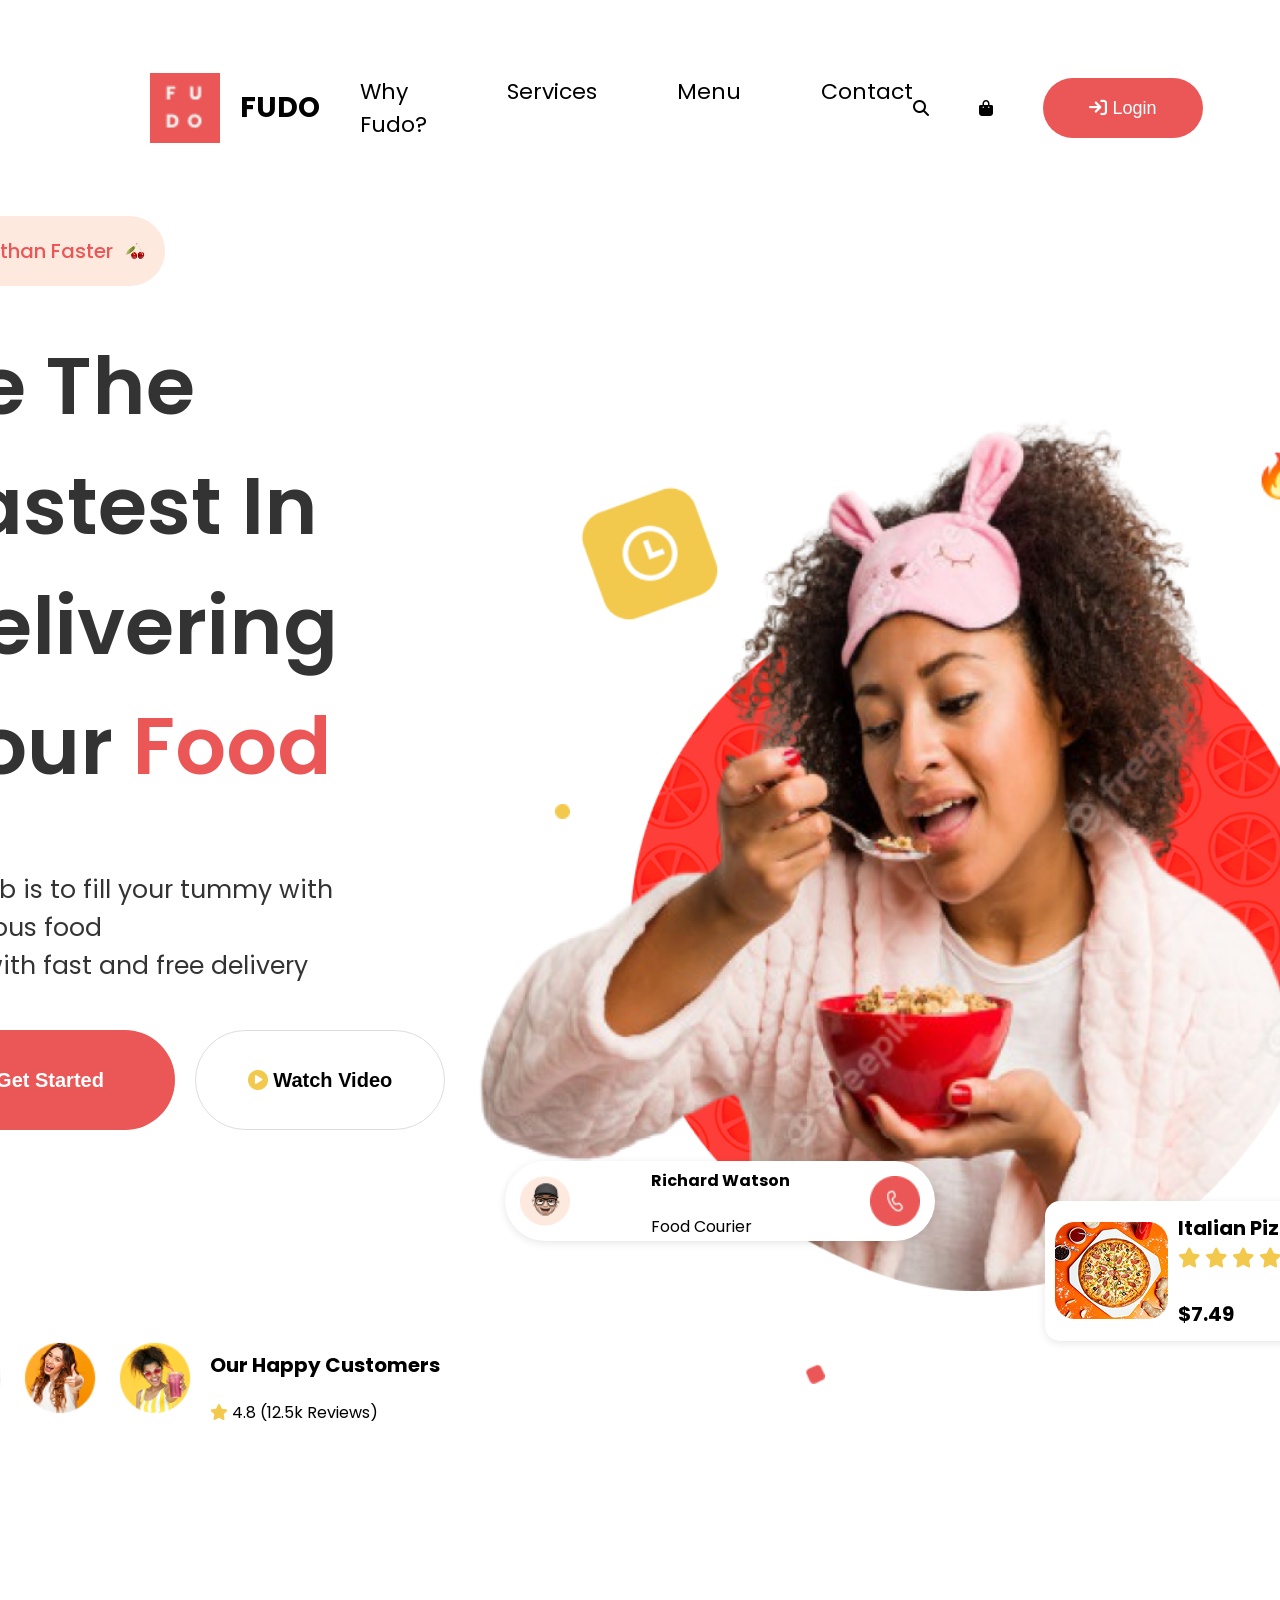
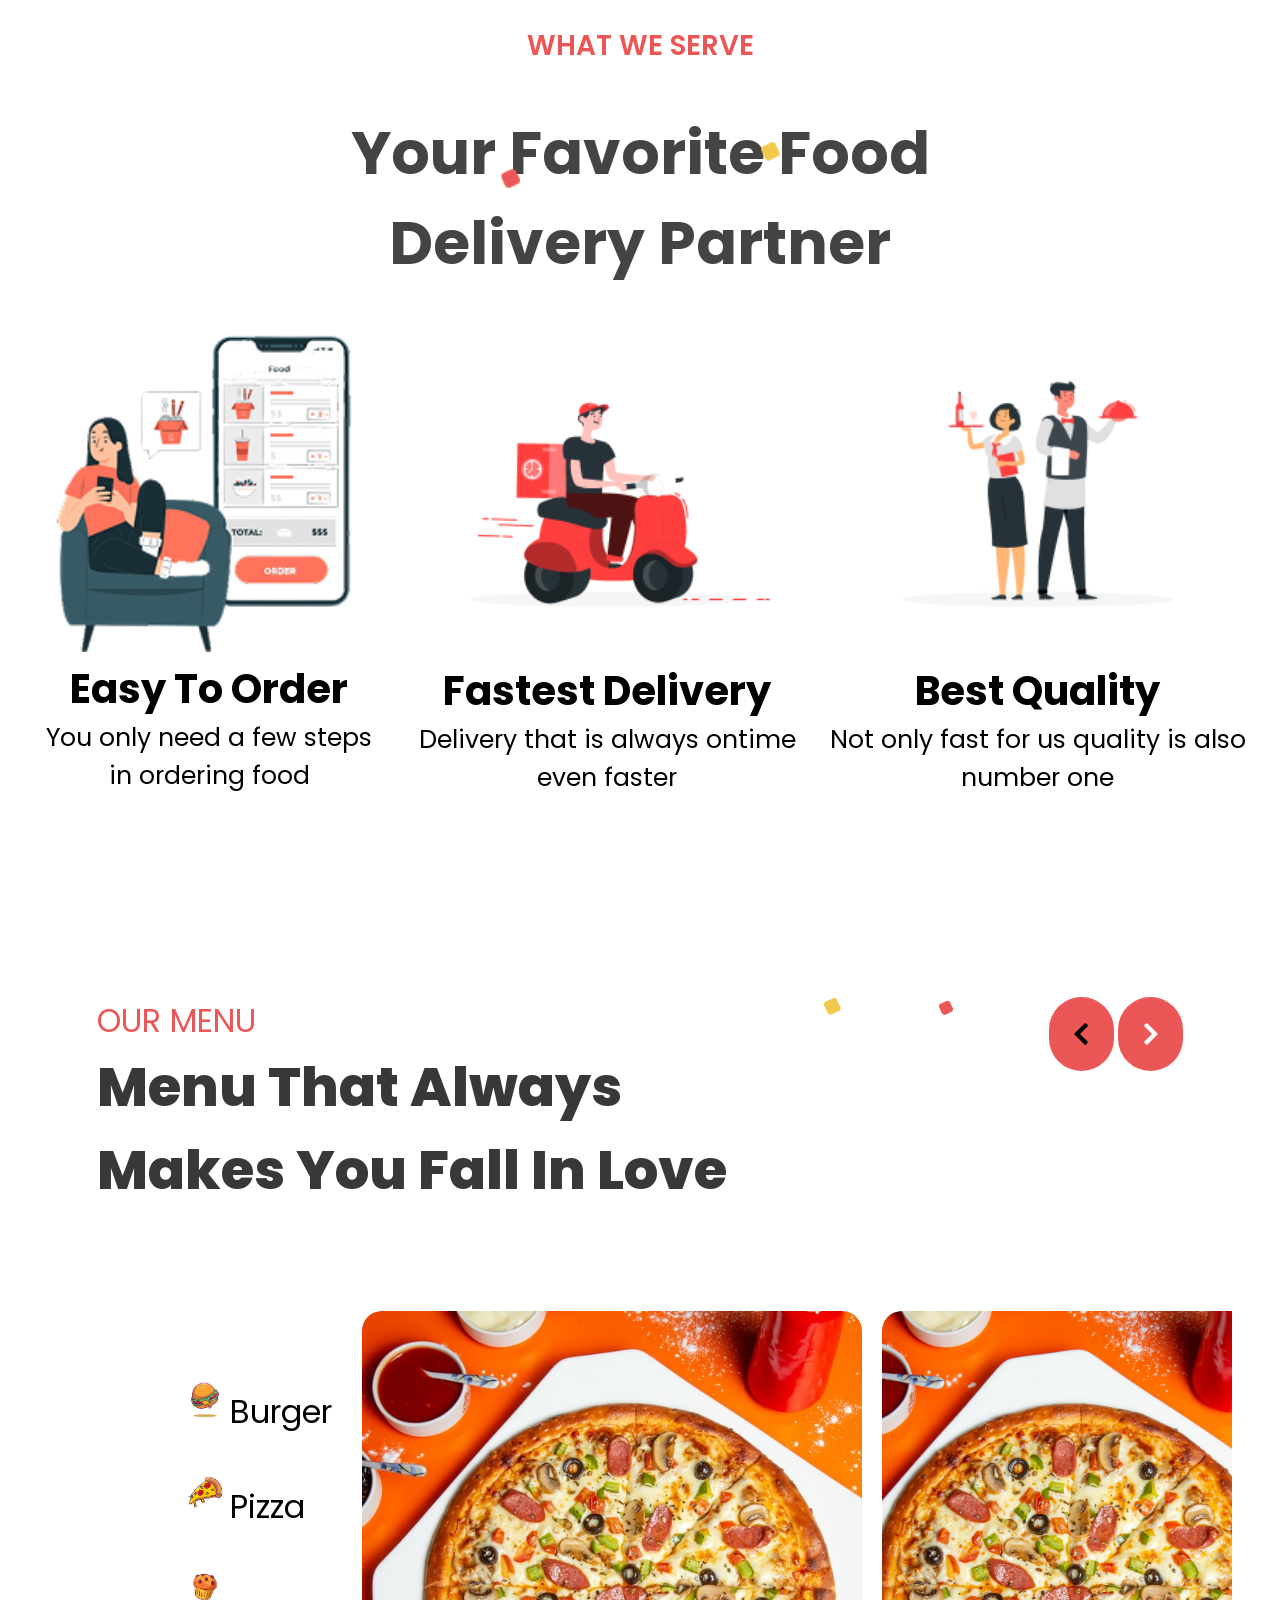
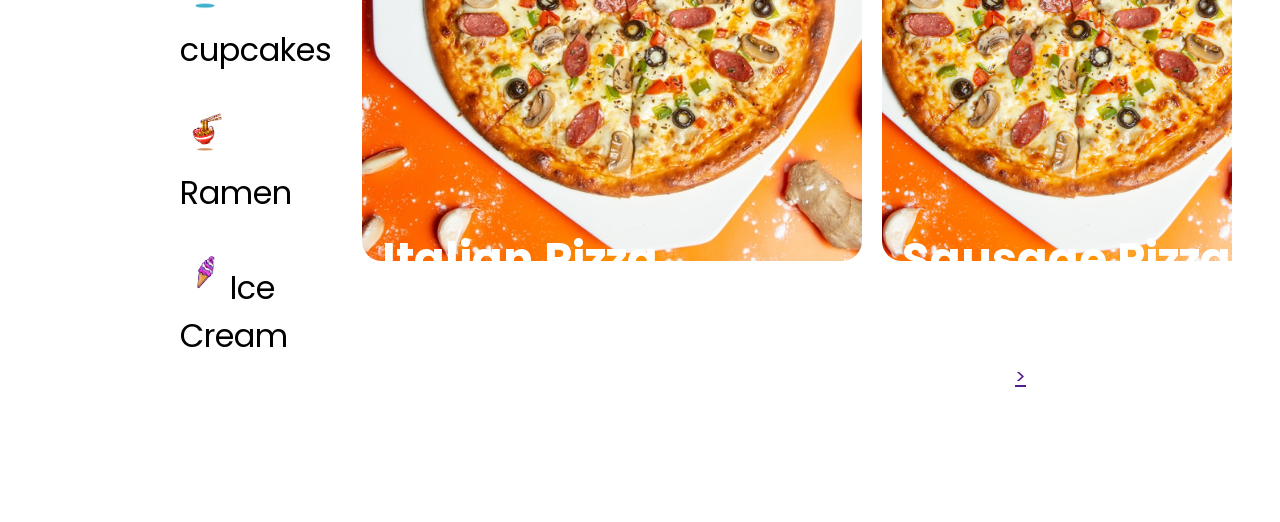
<file: home.html>
<!DOCTYPE html>
<html lang="en">
<head>
  <meta charset="UTF-8">
  <meta name="viewport" content="width=device-width, initial-scale=1.0">
  <title>Fudo Landing Page</title>
  
  <!-- Font Awesome Icons -->
  <link rel="stylesheet" href="https://cdnjs.cloudflare.com/ajax/libs/font-awesome/6.5.0/css/all.min.css">

  <!-- Google Fonts (Poppins + Montserrat) -->
  <link rel="preconnect" href="https://fonts.googleapis.com">
  <link rel="preconnect" href="https://fonts.gstatic.com" crossorigin>
  <link href="https://fonts.googleapis.com/css2?family=Montserrat:wght@400;600;700&family=Poppins:wght@400;500;600;700&display=swap" rel="stylesheet">

  <!-- Our CSS -->
  <link rel="stylesheet" href="home.css">
</head>
<body>
  
  <!-- HEADER -->
  <header>
    <!-- Logo -->
    <div class="logo">
      <img src="./ASSET/images/logo.png" alt="Fudo Logo">
      <h4><a href="#">FUDO</a></h4>
    </div>
    
    <!-- Navigation -->
    <ul class="nav">
      <li><a href="#">Why Fudo?</a></li>
      <li><a href="#">Services</a></li>
      <li><a href="#">Menu</a></li>
      <li><a href="#">Contact</a></li>
    </ul>

    <!-- Search, Cart, Login -->
    <div class="login">
      <a href="#"><i class="fa-solid fa-magnifying-glass"></i></a>
      <a href="#"><i class="fa-solid fa-bag-shopping"></i></a>
      <button><i class="fa-solid fa-arrow-right-to-bracket"></i> Login</button>
    </div>
  </header>

  <!-- HERO SECTION -->
  <main>
    <div class="hero">
      
      <!-- LEFT: Text Content -->
      <div class="hero-text">
        <!-- Small Tag with Red Fruit -->
        <div class="redfruit">
          <a href="#">More than Faster</a>
          <img src="./ASSET/images/red fruit.png" alt="Red Fruit">
        </div>

        <!-- Hero Title -->
        <h2>
          Be The Fastest In Delivering Your <span class="foodcolor">Food</span>
        </h2>
        <p>
          Our job is to fill your tummy with delicious food <br> and with fast and free delivery
        </p>

        <!-- Buttons -->
        <div class="getstarted">
          <button>Get Started</button>
          <button><i class="fa-solid fa-circle-play"></i> Watch Video</button>
        </div>

        <!-- Customer Reviews -->
        <div class="eclipes">
          <img src="./ASSET/images/Ellipse 5.png" alt="">
          <img src="./ASSET/images/Ellipse 6.png" alt="">
          <img src="./ASSET/images/Ellipse 7.png" alt="">

          <div class="eclipesrating">
            <h3>Our Happy Customers</h3>
            <div class="erating">
              <span class="star"><i class="fa-solid fa-star"></i></span>
              <span class="rate">4.8</span>
              <span class="review">(12.5k Reviews)</span>
            </div>
          </div>
        </div>
      </div>

      <!-- RIGHT: Hero Image & Floating Items -->
      <div class="heroimg">
        <!-- Main Hero Picture -->
        <div class="heropic">
          <img src="./ASSET/images/hero pic.png" alt="Hero Image">
        </div>

        <!-- Floating Courier Card -->
        <div class="emoji">
          <img src="./ASSET/images/Male Memojis.png" alt="Courier">
          <div>
            <h4>Richard Watson</h4>
            <p>Food Courier</p>
          </div>
          <img src="./ASSET/images/call.png" alt="Call">
        </div>

        <!-- Floating Icons -->
        <div class="clock"><img src="./ASSET/images/clock icon.png" alt=""></div>
        <div class="fire"><img src="./ASSET/images/fire.png" alt=""></div>
        <div class="arrow"><img src="./ASSET/images/arrow.png" alt=""></div>
        <div class="reddotside"><img src="./ASSET/images/red dot.png" alt=""></div>
        <div class="redhotbottom"><img src="./ASSET/images/red dot.png" alt=""></div>
        <div class="yellowdot"><img src="./ASSET/images/Ellipse yellow.png" alt=""></div>

        <!-- Pizza Card -->
        <div class="pizza">
          <img src="./ASSET/images/pizza.png" alt="Pizza">
          <div class="pizzastar">
            <h4>
              Italian Pizza <br>
              <span>
                <i class="fa-solid fa-star"></i>
                <i class="fa-solid fa-star"></i>
                <i class="fa-solid fa-star"></i>
                <i class="fa-solid fa-star"></i>
                <i class="fa-regular fa-star"></i>
              </span>
            </h4>
            <h4>$7.49</h4>
          </div>
        </div>
      </div>
    </div>

    <!-- SERVICES SECTION -->
    <div class="services">
      <span>WHAT WE SERVE</span>
      <h1>Your Favorite Food <br> Delivery Partner</h1>
      
      <!-- Floating decoration icons -->
      <div class="reddotleft"><img src="./ASSET/images/red dot.png" alt=""></div>
      <div class="yellowdotright"><img src="./ASSET/images/yellow icon2.png" alt=""></div>
    </div>

  
<!-- delivery order bike and waiters -->
    <div class="delivery">
      
        <div>
          <img src="./ASSET/images/order.png" alt="">
         <div>
          <h4>Easy To Order</h4>
          <p>You only need a few steps <br> in ordering food</p>
         </div>
        </div>

        
        <div>
          <img src="./ASSET/images/delivery bike.png" alt="">
         <div>
          <h4>Fastest Delivery</h4>
          <p>Delivery that is always ontime <br> even faster</p>
         </div>
        </div>

        
        <div>
          <img src="./ASSET/images/Waiters.png" alt="">
         <div>
          <h4>Best Quality</h4>
          <p>Not only fast for us quality is also <br> number one</p>
         </div>
        </div>


    </div>


    <div class="menu">
      <div class="menu1">
        <p>OUR MENU</p>
        <h4>Menu That Always <br> Makes You Fall In Love</h4>
      </div>

      <!-- floating icon yellow and red -->
      <div class="yellowiconmenu"><img src="./ASSET/images/yellow icon2.png" alt=""></div>
      <div><img src="./ASSET/images/red dot.png" alt=""></div>

      <!-- arrow left and right -->
       <div class="arrowleftright">
        <img src="./ASSET/images/arrow left.png" alt="">
        <img src="./ASSET/images/arrow right.png" alt="">
       </div>


    </div>

    <!-- section for burger, pizza, cupcake, ramen and ice cream -->
    <div class="manubar">

       <div class="aside">
        <p><img src="./ASSET/images/burger icon.png" alt="">Burger</p>
        <p><img src="./ASSET/images/pizza icon.png" alt="">Pizza</p>
        <p><img src="./ASSET/images/cupcakes icon.png" alt="">cupcakes</p>
        <p><img src="./ASSET/images/ramen icon.png" alt="">Ramen</p>
        <p><img src="./ASSET/images/ice cream icon.png" alt="">Ice Cream</p>
       </div>

       <div class="pizzaall">
        <div class="pizzaleft">
        <img src="./ASSET/images/pizza left.jpg" alt="">
        <div class="Italianpizza">
          <p class="pizzatype">Italian Pizza</p>
          <p class="pizzaamount">$ 7.49</p>
          <p class="ordernow">Order Now <a href=""></a> ></p>
        </div>
       </div>

       <div class="pizzaright">
        <img src="./ASSET/images/pizza right.jpg" alt="">
        <div class="Sausagepizza">
          <p class="pizzatype">Sausage Pizza</p>
          <p class="pizzaamount">$ 6.59</p>
          <p class="ordernow">Order Now <a href=""> ></a></p>
        </div>
       </div>
       </div>


    </div>




   

    



  </main>
</body>
</html>
</file>
<file: home.css>
/* ========== RESET STYLES ========== */
body {
  margin: 0;
  padding: 0;
  box-sizing: border-box;
  font-family: "Poppins", sans-serif; /* default font */
  overflow-x: hidden; /* stop horizontal scroll */
}

/* ========== HEADER ========== */
header {
  display: flex;
  justify-content: space-between;
  align-items: center;
  margin: 50px;
}

.logo {
  display: flex;
  align-items: center;
  gap: 20px;
  margin-left: 100px;
}

.logo img {
  width: 70px;
  height: 70px;
}

.logo h4 {
  font-size: 28px;
}

.logo a {
  text-decoration: none;
  color: black;
}

.nav {
  display: flex;
  gap: 80px;
  list-style: none;
}

.nav a {
  text-decoration: none;
  font-size: 22px;
  color: black;
}

.login {
  display: flex;
  gap: 50px;
  align-items: center;
}

.login a {
  color: #000;
}

.login button {
  width: 160px;
  height: 60px;
  border-radius: 60px;
  font-size: 18px;
  background-color: #eb5757;
  color: white;
  border: none;
  margin-right: 100px;
  cursor: pointer;
}

/* ========== HERO SECTION ========== */
.hero {
  display: flex;
  justify-content: center;
  align-items: center;
  gap: 10px;
}

/* LEFT HERO TEXT */
.hero-text {
  display: flex;
  flex-direction: column;
  justify-content: center;
  max-width: 600px;
}

.hero-text h2 {
  font-size: 80px;
  font-weight: 600;
  margin: 40px 0;
  font-family: "Poppins", sans-serif;
  color: #333;
}

.hero-text p {
  font-size: 25px;
  color: #333;
}

.foodcolor {
  color: #eb5757;
}

.redfruit {
  display: flex;
  justify-content: space-between;
  align-items: center;
  width: 200px;
  padding: 20px;
  border-radius: 60px;
  background-color: #fee9de;
  gap: 10px;
}

.redfruit a {
  text-decoration: none;
  font-size: 20px;
  font-weight: 500;
  color: #eb5757;
}

.getstarted {
  margin-top: 20px;
  display: flex;
  gap: 20px;
}

.getstarted button {
  padding: 20px 50px;
  border: none;
  border-radius: 60px;
  font-size: 20px;
  font-weight: 600;
  cursor: pointer;
  width: 250px;
  height: 100px;
}

.getstarted button:first-child {
  background: #eb5757;
  color: white;
}

.getstarted button:last-child {
  background: white;
  border: 1px solid #ddd;
}

.getstarted button:last-child i {
  color: #f2c94c;
}

/* CUSTOMER REVIEW (ECLIPES) */
.eclipes {
  display: flex;
  gap: 15px;
  align-items: center;
  margin-top: 200px;
}

.eclipes img {
  width: 80px;
  height: 80px;
  gap: -30px;
}

.eclipesrating h3 {
  font-size: 20px;
}

.erating .star {
  color: #f2c94c;
}

/* RIGHT HERO IMAGE */
.heroimg {
  position: relative;
}

.heropic img {
  width: 900px;
  display: block;
}

.clock img {
  width: 150px;
}
.fire img {
  width: 50px;
}
.arrow img {
  width: 100px;
}
.yellowdot img {
  width: 15px;
}
.reddotside img {
  width: 20px;
}
.redhotbottom img {
  width: 20px;
}

/* FLOATING ITEMS */
.clock {
  position: absolute;
  top: 130px;
  left: 120px;
}
.fire {
  position: absolute;
  top: 100px;
  left: 800px;
}
.arrow {
  position: absolute;
  top: 280px;
  left: 830px;
}
.yellowdot {
  position: absolute;
  top: 450px;
  left: 100px;
}
.reddotside {
  position: absolute;
  top: 700px;
  left: 900px;
}
.redhotbottom {
  position: absolute;
  bottom: -100px;
  left: 350px;
}

/* FLOATING CARD: Courier */
.emoji {
  display: flex;
  justify-content: space-between;
  align-items: center;
  width: 400px;
  height: 80px;
  background-color: white;
  border-radius: 100px;
  box-shadow: 0px 2px 8px rgba(0, 0, 0, 0.1);
  position: absolute;
  bottom: 50px;
  left: 50px;
  padding: 0 15px;
}

.emoji img {
  width: 50px;
  height: 50px;
}

/* FLOATING CARD: Pizza */
.pizza {
  display: flex;
  align-items: center;
  gap: 10px;
  padding: 10px;
  width: 270px;
  height: 120px;
  border-radius: 15px;
  background-color: white;
  position: absolute;
  bottom: -50px;
  left: 590px;
  box-shadow: 0px 2px 8px rgba(0, 0, 0, 0.1);
}

.pizzastar span {
  color: #f2c94c;
}

.pizzastar h4 {
  font-size: 20px;
}

/* our services and partner */
.services {
  text-align: center;
  margin-top: 200px;
  position: relative;
}

.services span {
  font-size: 28px;
  margin: 0;
}

.services h1 {
  font-size: 60px;
  font-weight: 700;
  color: rgba(0, 0, 0, 0.733);
}

.services span {
  font-size: 28px;
  font-weight: 600;
  color: #eb5757;
}

.services img {
  width: 20px;
}

/* --------floating dots------- */
.reddotleft img {
  position: absolute;
  left: 500px;
  bottom: 100px;
}
.yellowdotright {
  position: absolute;
  right: 500px;
  bottom: 120px;
}

/* ----------delivery order bike and waiters---------- */
.delivery {
  display: flex;
  justify-content: space-evenly;
  text-align: center;
}

.delivery img {
  width: 350px;
}

.delivery h4 {
  font-size: 40px;
  font-weight: 700;
  margin: 0;
}

.delivery p {
  font-size: 25px;
  margin: 0;
}

/* -------menu, floating and arrow left and right-------- */
.menu {
  display: flex;
  justify-content: space-evenly;
  text-align: center;
  margin-top: 200px;
}

.menu1 p {
  font-size: 32px;
  text-align: start;
  margin: 0;
  color: #eb5757;
}

.menu h4 {
  font-size: 55px;
  font-family: "Poppins";
  text-align: start;
  font-weight: 800;
  margin: 0;
  color: rgba(0, 0, 0, 0.781);
}

.arrowleftright img {
  padding: 25px;
  border-radius: 70px;
  background-color: #eb5757;
}

/* <!-- section for burger, pizza, cupcake, ramen and ice cream --> */
.manubar {
  display: flex;
  justify-content: space-around;
  margin: 100px;
  position: relative;
}

.pizzaall {
  display: flex;
  justify-content: space-between;
  gap: 20px;
  object-fit: cover;
}

.aside {
  width: 35%;
  margin-left: 50px;
  text-align: start;
  font-size: 32px;
  padding: 30px;
}

.aside img {
  width: 50px;
}

.arrowleftright {
  gap: 80px;
}

.pizzaleft {
  position: relative;
}

.Italianpizza {
  position: absolute;
  bottom: 30px;
  left: 20px;
  color: white;
}

.pizzaright {
  position: relative;
}

.Sausagepizza {
  position: absolute;
  bottom: 30px;
  left: 20px;
  color: white;
}

.pizzaleft img {
  width: 500px;
  height: 550px;
  object-fit: cover;
  border-radius: 20px;
}

.pizzaright img {
  width: 350px;
  height: 550px;
  object-fit: cover;
  border-top-left-radius: 20px;
  border-bottom-left-radius: 20px;
}

/* ------pizza type---- */
.pizzatype {
  font-size: 45px;
  font-weight: 700;
  margin: 0;
}

/* -----pizza amount----- */
.pizzaamount {
  font-size: 45px;
  font-weight: 600;
  margin: 0;
}

/* ------order now------ */
.ordernow {
  font-size: 20px;
  margin: 0;
}
/* chef */
.about-us {
  display: flex;
  flex-direction: row;
}
.left {
  width: 50%;
  padding: 2rem;
  justify-content: space-between;
  position: relative;
  margin: 0;
  background-image: url(/ASSET/images/Rectangle\ 4.png);
  background-repeat: no-repeat;
  background-position: bottom;
  background-size: 75%;
}
.chefimg {
  position: relative;
  top: 39px;
}
.right {
  align-content: center;
}
#p {
  color: #eb5757;
  font-family: Poppins;
  font-weight: 600;
  font-size: 25px;
  line-height: 22.4px;
  letter-spacing: 16%;
  position: relative;
  top: 70px;
}
.right h5 {
  font-family: Poppins;
  font-weight: 700;
  font-size: 75px;
  line-height: 60px;
}
.right p {
  font-family: Poppins;
  font-weight: 500;
  font-size: 30px;
  line-height: 30px;
  letter-spacing: 0%;
  margin: 0;
}
#chef {
  width: 100%;
}
#onion {
  position: absolute;
  top: 16.6%;
  left: 11%;
  transform: rotate(11.83deg);
}
#onion2 {
  position: absolute;
  top: 14%;
  left: 6%;
  transform: rotate(-42.45deg);
}
#leave {
  position: absolute;
  top: 4%;
  right: 5%;
}
#popcorn {
  position: absolute;
  top: 35%;
  left: 4.5%;
}
#four {
  position: absolute;
  bottom: -13%;
  left: 40%;
  width: 55%;
}
#leaf {
  position: absolute;
  top: 4%;
  right: 18%;
  transform: rotate(-50deg);
  width: 9rem;
}
#pepper {
  position: absolute;
  right: 20%;
  bottom: 17%;
}
#pepper2 {
  position: absolute;
  right: 15%;
  bottom: 20%;
}
#rec {
  position: absolute;
  top: 0;
  right: 70%;
}
#rec-1 {
  position: absolute;
  bottom: 22%;
  left: 0;
}
#rec-2 {
  position: absolute;
  top: 22%;
  right: -75%;
  color: #f2c94c;
}
#rec-3 {
  position: absolute;
  bottom: 50%;
  right: 10%;
}
.icon {
  display: flex;
  padding-top: 2rem;
  padding-bottom: 2rem;
}
.icon p {
  font-family: Poppins;
  font-weight: 500;
  font-size: 20px;
  line-height: 30px;
  letter-spacing: 0%;
  color: #000000;
}
.icon h4 {
  font-family: Poppins;
  font-weight: 500;
  font-size: 16px;
  line-height: 30px;
  letter-spacing: 0%;
  color: #828282;
}
.photo {
  padding-right: 1rem;
}

#img {
  margin-left: 0.6rem;
}
.star span {
  font-family: Poppins;
  font-weight: 500;
  font-size: 18px;
  line-height: 25.4px;
  letter-spacing: 0%;
  color: #000000;
  margin-left: 0.5rem;
}

/* --------Start of Last Sec---------- */

.content-wrapper {
  display: flex;
  width: 80%;
  justify-self: center;
  height: 25rem;
  background-color: rgba(255, 221, 204, 0.25);
  padding: 15rem 3rem;
  margin: 5rem 2rem;
  justify-content: center;
  align-items: center;
  justify-content: space-between;
  position: relative;
  border-radius: 30px;
}

.p-container {
  font-size: 18px;
  font-weight: 600;
  line-height: 22.4px;
  letter-spacing: 1.5px;
  color: rgba(235, 87, 87, 1);
}

.header {
  font-weight: 700;
  font-size: 46px;
  line-height: 60px;
  letter-spacing: 0%;
  color: rgba(51, 51, 51, 1);
  margin-top: 1rem;
}

.first-p {
  font-weight: 500;
  font-size: 18px;
  line-height: 30px;
  letter-spacing: 0%;
  margin-top: 1rem;
}

.button-container-1 {
  width: 201px;
  height: 68px;
  margin-top: 1rem;
}

.button-container-1 button {
  justify-content: space-between;
  padding: 11px 20px;
  background-color: rgba(235, 87, 87, 1);
  border-radius: 50px;
  border: none;
  font-weight: 500;
  font-size: 18px;
  color: rgba(255, 255, 255, 1);
}

.bottom-item {
  display: flex;
  justify-content: center;
  position: absolute;
  bottom: 80px;
  left: 156px;
  width: 294px;
  height: 71px;
  padding: 9px 15px;
  align-items: center;
  justify-content: space-between;
  border-radius: 50px;
  background-color: rgba(255, 255, 255, 1);
}

.bottom-item-left {
  justify-content: center;
  align-items: center;
}

.bottom-item-left img {
  border-radius: 50px;
  width: 38px;
  height: 38px;
}

.bottom-item-right {
  background-color: rgba(235, 87, 87, 1);
  /* color: rgba(242, 242, 242, 1); */
  display: flex;
  justify-content: center;
  align-items: center;
  border-radius: 50px;
  height: 38px;
  width: 38px;
}

.p-1 {
  font-weight: 500;
  font-size: 15px;
  letter-spacing: 0%;
  line-height: 22.4px;
  color: rgba(0, 0, 0, 1);
}

.p-2 {
  font-weight: 500;
  font-size: 12px;
  line-height: 22.4px;
  color: rgba(130, 130, 130, 1);
}

.floating-item {
  display: flex;
  flex-direction: column;
  justify-content: center;
  align-items: center;
  width: 10vw;
  height: 10.5rem;
  border-radius: 15px;
  background-color: rgba(235, 87, 87, 1);
}

.img-container {
  justify-content: center;
  align-items: center;
  background-color: rgba(255, 255, 255, 1);
  border-radius: 40px;
  width: 70px;
  height: 70px;
  display: flex;
  justify-items: center;
  align-items: center;
}

.text-container {
  justify-content: center;
  align-items: center;
}

.text-container p {
  justify-self: center;
  align-self: center;
  color: rgba(255, 255, 255, 1);
  font-weight: 600;
  font-size: 13px;
  line-height: 22.4px;
  letter-spacing: 0%;
}

.right-hand-stuff {
  background-color: rgba(255, 255, 255, 1);
  width: 25rem;
  height: 35rem;
  margin-left: 1.5rem;
  border-radius: 30px;
  padding: 30px 15px;
}

.mini-nav {
  justify-content: center;
  align-items: center;
  justify-content: space-between;
  display: flex;
}

.mini-nav #img-container {
  width: 35px;
  height: 35px;
  border-radius: 10px;
  background-color: rgba(242, 242, 242, 1);
}

.mini-nav #img-container img {
  width: 100%;
  height: 100%;
}

.mini-hero-sec {
  display: flex;
  background-color: rgba(254, 233, 222, 1);
  width: 80%;
  justify-self: center;
  height: 13rem;
  border-radius: 20px;
  justify-content: space-between;
  align-items: center;
  margin-top: 1rem;
  margin-bottom: 1rem;
  padding: 8px 16px;
}

.mini-hero-sec img {
  width: 103px;
  height: 113px;
}

.right-hand-stuff {
  padding: 3rem 2rem;
}

.h3-container {
  font-weight: 600;
  font-size: 16px;
  line-height: 20px;
}

.h3-container span {
  color: rgba(235, 87, 87, 1);
  width: 86px;
  height: 29px;
}

.button-container-2 button {
  background-color: rgba(235, 87, 87, 1);
  padding: 11px 20px;
  font-weight: 500;
  font-size: 16px;
  margin: 1rem auto;
  border-radius: 50px;
  width: 8rem;
  color: rgba(255, 255, 255, 1);
  border: none;
}

.categories-items-container {
  margin: 1rem auto;
  display: flex;
  justify-content: space-between;
  gap: 1rem;
}

.categories-items {
  display: flex;
  justify-content: center;
  align-items: center;
  background-color: rgba(224, 224, 224, 1);
  width: 120px;
  height: 44px;
  border-radius: 30px;
  justify-content: space-between;
  gap: 1rem;
  padding: 5px 12px;
}

.right-side-bottom-items-mini-flex {
  display: flex;
  justify-content: space-between;
}

.right-side-bottom-items-mini-flex a {
  color: rgba(242, 201, 76, 1);
}

.categories-items img {
  width: 18px;
  height: 18px;
  justify-self: center;
  align-self: center;
}

.categories-items-img-container {
  background-color: rgba(255, 255, 255, 1);
  border-radius: 20px;
  width: 24px;
  height: 24px;
  display: flex;
  justify-content: center;
  align-items: center;
}

.categories-items-1 {
  background-color: rgba(235, 87, 87, 1);
}

.popular-items {
  display: flex;
}

/* .mini-hero-sec-img-container {
  position: relative;
}

.extra-icons-container-2 {
  position: absolute;
  position: absolute;
  width: 31px;
  height: 10px;
}

..extra-icons-container-2 img {
  position: absolute;
  bottom: 450px;
}

.extra-icons-container-2 img {
  justify-self: center;
  align-self: center;
  width: 100%;
  height: 100%;
} */

.popular-items-img-container img {
  position: relative;
  width: 108px;
  height: 104px;
  object-fit: contain;
  align-self: center;
  justify-self: center;
}

/* Components  */
.extra-icons-container {
  position: absolute;
  justify-self: center;
  align-self: center;
}

.extra-icons-container-2 {
  position: absolute;
  right: 390px;
  top: 400px;
}

/* End of Last Sec  */

/* footer */
.parent {
  display: flex;
  flex-direction: row;
  margin-left: 10vw;
}
.div-parent {
  width: 30%;
}
.div-child1 {
  display: flex;
  gap: 7%;
}
.div-child2 {
  font-size: 1.5rem;
  width: 58%;
  line-height: 30px;
}
.div-child3 {
  display: flex;
  color: red;
  gap: 30px;
  padding-top: 10px;
}
.div-parent-table {
  width: 70%;
  font-size: 1.5rem;
}
th {
  text-align: left;
}
td,
th {
  padding: 10px 30px;
}
.btn {
  border: 3px gray;
  border-radius: 50px;
  color: black;
  padding: 20px 20px;
  font-size: 1.5rem;
  font-weight: bold;
}
</file>
